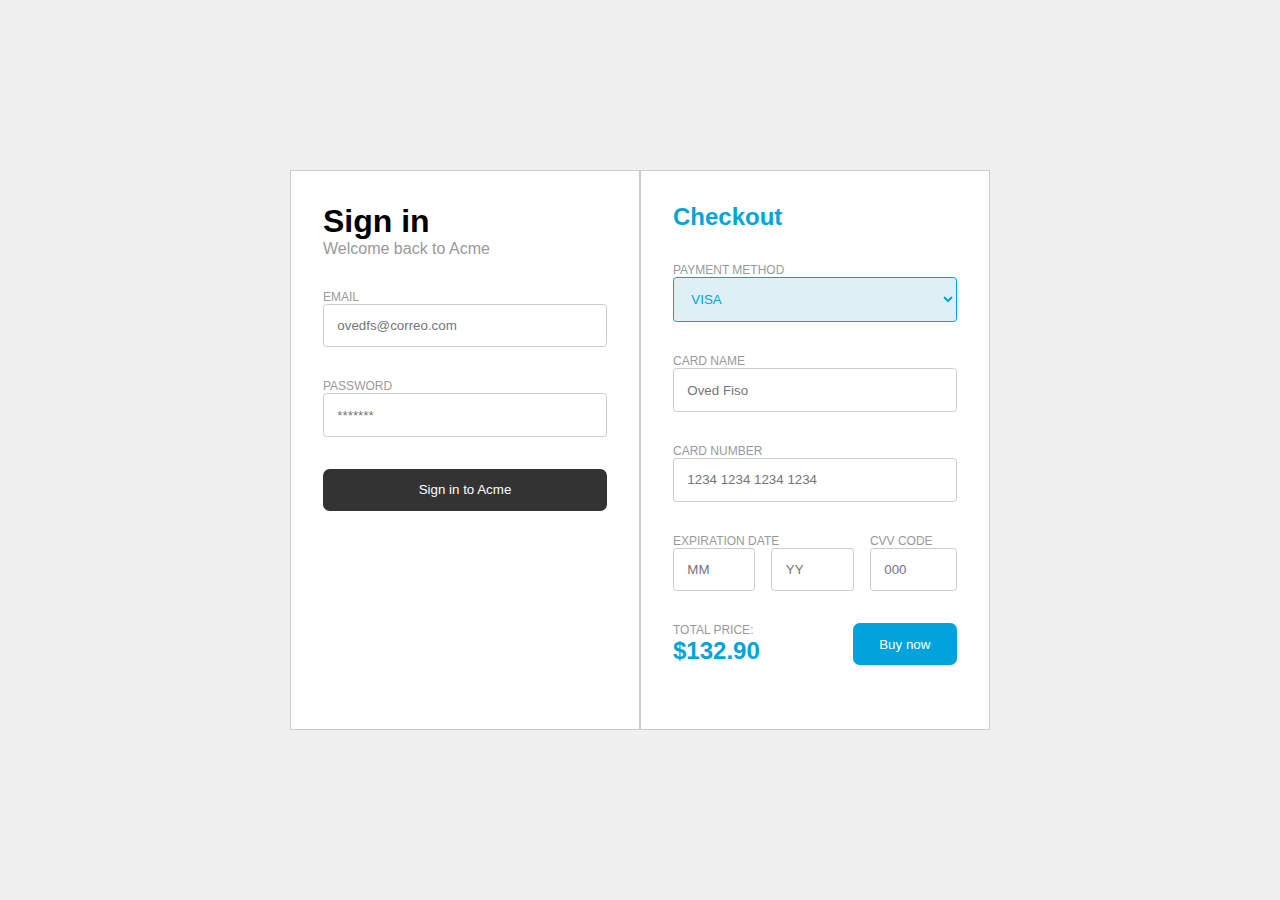
<file: index.html>
<!DOCTYPE html>
<html lang="es">
<head>
  <meta charset="UTF-8">
  <meta http-equiv="X-UA-Compatible" content="IE=edge">
  <meta name="viewport" content="width=device-width, initial-scale=1.0">
  <title>Forms</title>
  <link rel="stylesheet" href="./app.css">
</head>
<body>
  <div class="page">
    <section class="forms">
      <article class="form form-login">
        <header>
          <h2>Sign in</h2>
          <p>Welcome back to Acme</p>
        </header>
        <form>
          <div class="form-control">
            <label for="email">Email</label>
            <input type="email" name="email" id="email" placeholder="ovedfs@correo.com">
          </div>
          <div class="form-control">
            <label for="password">Password</label>
            <input type="password" name="password" id="password" placeholder="*******">
          </div>
          <div class="form-control">
            <button class="btn btn-login">Sign in to Acme</button>
          </div>
        </form>
      </article>
      <article class="form form-payment">
        <header>
          <h3>Checkout</h3>
        </header>
        <form>
          <div class="form-control">
            <label for="card-type">Payment method</label>
            <select name="card-type" id="card-type">
              <option value="1">VISA</option>
              <option value="2">MASTER CARD</option>
              <option value="3">OTRO</option>
            </select>
          </div>
          <div class="form-control">
            <label for="card-name">Card name</label>
            <input type="text" name="card-name" id="card-name" placeholder="Oved Fiso">
          </div>
          <div class="form-control">
            <label for="card-number">Card number</label>
            <input type="text" name="card-number" id="card-number" placeholder="1234 1234 1234 1234">
          </div>
          <div class="form-control card-data">
            <div class="card-date">
              <label for="date-expiration">Expiration date</label>
              <div>
                <input type="text" name="date-month" id="date-month" placeholder="MM">
                <input type="text" name="date-year" id="date-year" placeholder="YY">
              </div>
            </div>
            <div class="card-code">
              <label for="code">CVV Code</label>
              <input type="text" name="code" id="code" placeholder="000">
            </div>
          </div>
          <div class="form-control card-total">
            <div class="card-price">
              <label for="price">Total price:</label>
              <span>$132.90</span>
            </div>
            <div class="card-button">
              <button class="btn btn-buy">Buy now</button>
            </div>
          </div>
        </form>
      </article>
    </section>
  </div>
</body>
</html>
</file>
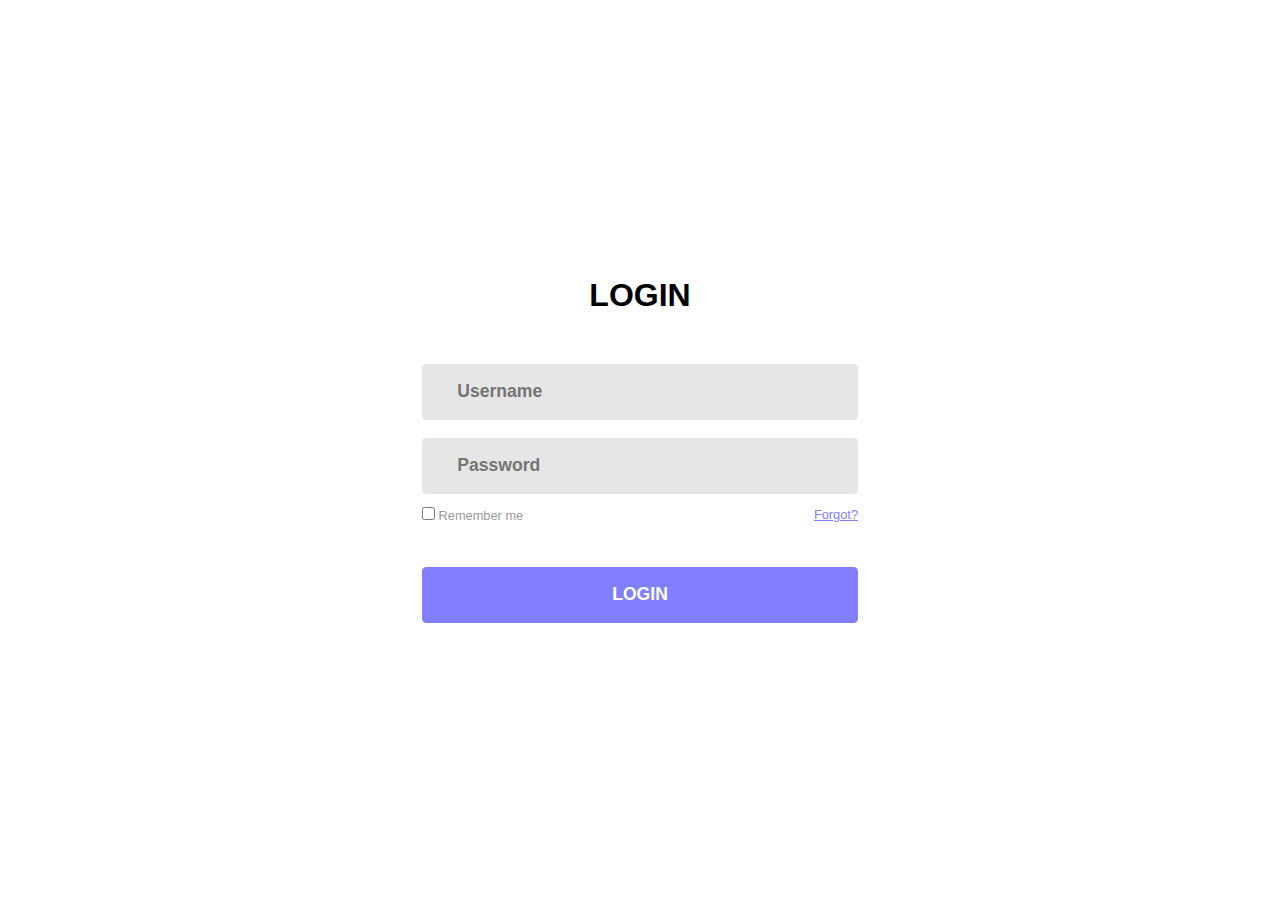
<file: Camy/index.html>
<!DOCTYPE html>
<html lang="en">
<head>
    <meta charset="UTF-8">
    <meta http-equiv="X-UA-Compatible" content="IE=edge">
    <meta name="viewport" content="width=device-width, initial-scale=1.0">
    <title>Form</title>
    <link rel="stylesheet" href="./app.css">
</head>
<body>
    <article>
        <header>
            <h1>Login</h1>
        </header>
        <form>
            <input type="text" placeholder="Username">
            <input type="password" placeholder="Password">

            <div class="form-control">
                <label for="remember">
                    <input type="checkbox" name="remember" id="remember">
                    <span>Remember me</span>
                </label>

                <a href="#">Forgot?</a>
            </div>

            <button>Login</button>
        </form>
    </article>
</body>
</html>
</file>
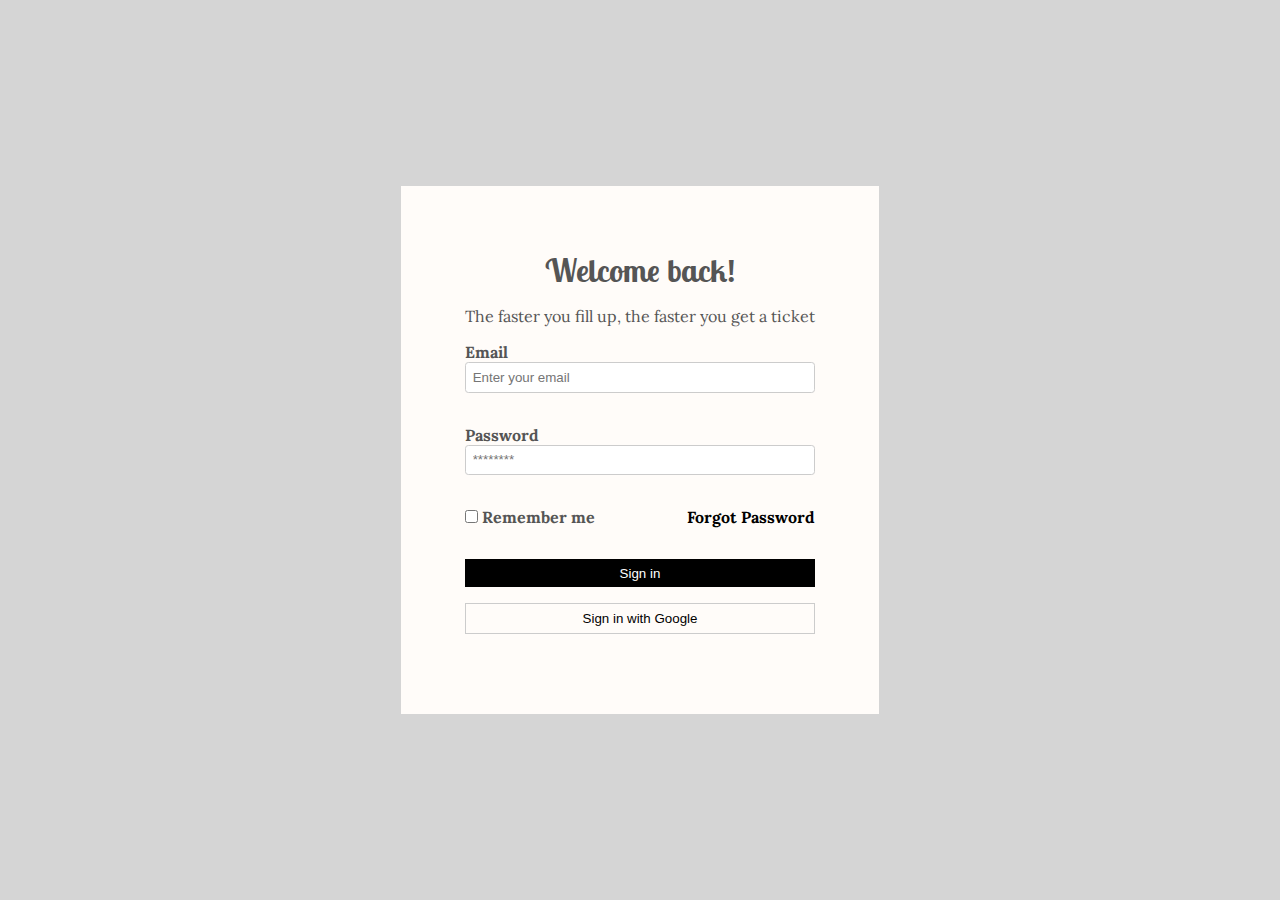
<file: Kary/index.html>
<!DOCTYPE html>
<html lang="en">
<head>
    <meta charset="UTF-8">
    <meta http-equiv="X-UA-Compatible" content="IE=edge">
    <meta name="viewport" content="width=device-width, initial-scale=1.0">
    <title>Login form</title>
    <link rel="stylesheet" href="https://cdnjs.cloudflare.com/ajax/libs/font-awesome/6.3.0/css/all.min.css" integrity="sha512-SzlrxWUlpfuzQ+pcUCosxcglQRNAq/DZjVsC0lE40xsADsfeQoEypE+enwcOiGjk/bSuGGKHEyjSoQ1zVisanQ==" crossorigin="anonymous" referrerpolicy="no-referrer" />
    <link rel="stylesheet" href="app.css">
</head>
<body>
    <section class="login-card">
        <header>
            <h1>Welcome back!</h1>
            <p>The faster you fill up, the faster you get a ticket</p>
        </header>

        <form>
            <div class="form-group">
                <label for="email">Email</label>
                <input type="email" name="email" id="email"
                placeholder="Enter your email" required>
            </div>

            <div class="form-group">
                <label for="password">Password</label>
                <input type="password" name="password" id="password"
                placeholder="********" required>
            </div>

            <div class="form-group links">
                <label for="rememberme">
                    <input type="checkbox" name="rememberme" id="rememberme"> Remember me 
                </label>

                <a href="#">Forgot Password</a>
            </div>

            <div class="form-group buttons">
                <button class="btn-signin">Sign in</button>
                <button class="btn-signin-google">
                    <i class="fa-brands fa-google"></i>
                    Sign in with Google
                </button>
            </div>
        </form>
    </section>
</body>
</html>
</file>
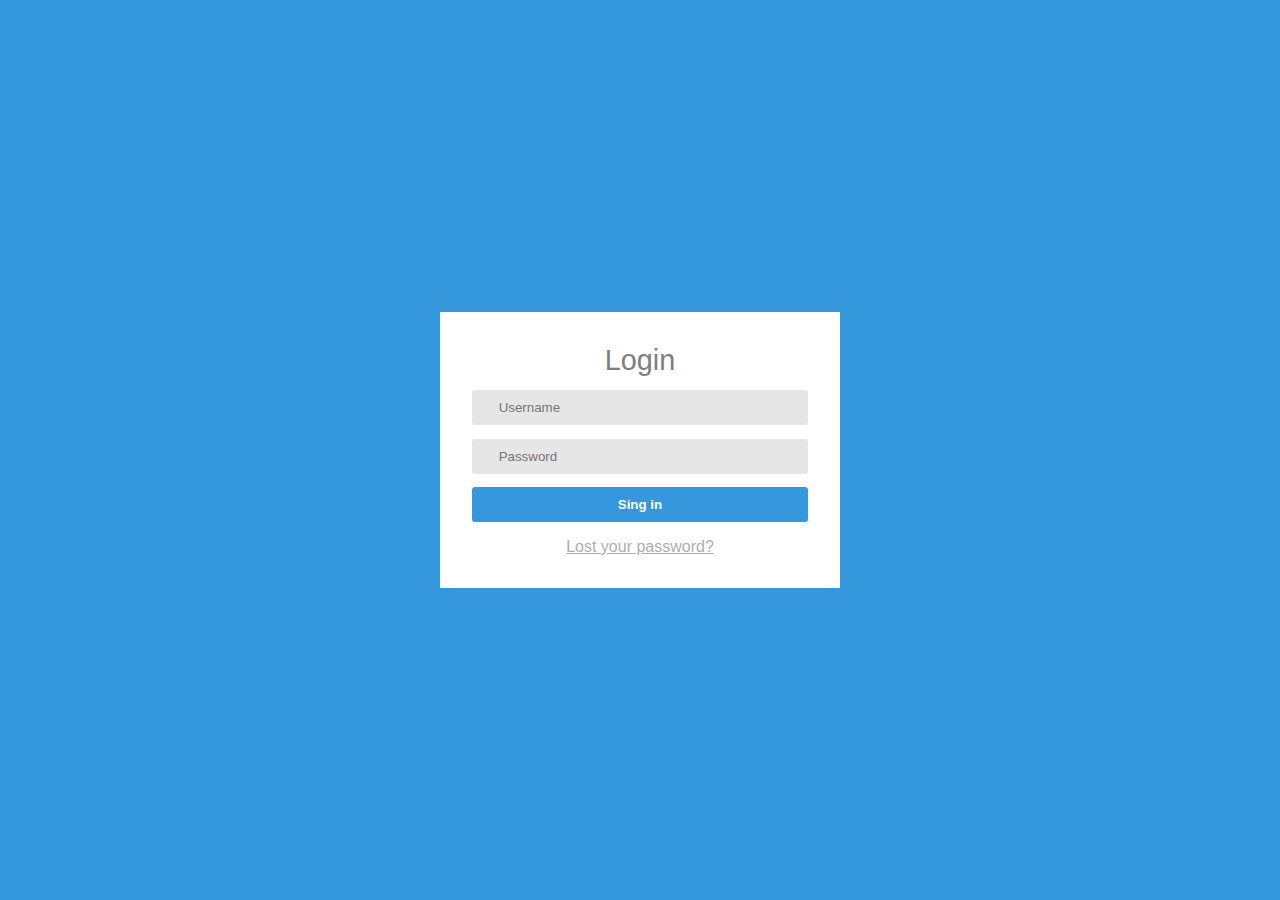
<file: Santy/index.html>
<!DOCTYPE html>
<html lang="en">
<head>
    <meta charset="UTF-8">
    <meta http-equiv="X-UA-Compatible" content="IE=edge">
    <meta name="viewport" content="width=device-width, initial-scale=1.0">
    <title>Form</title>
    <link rel="stylesheet" href="./app.css">
</head>
<body>
    <article>
        <header>
            <h1>Login</h1>
        </header>
        <form>
            <input type="text" placeholder="Username">
            <input type="password" placeholder="Password">

            <button>Sing in</button>
            
            <a href="#">Lost your password?</a>
        </form>
    </article>
</body>
</html>
</file>
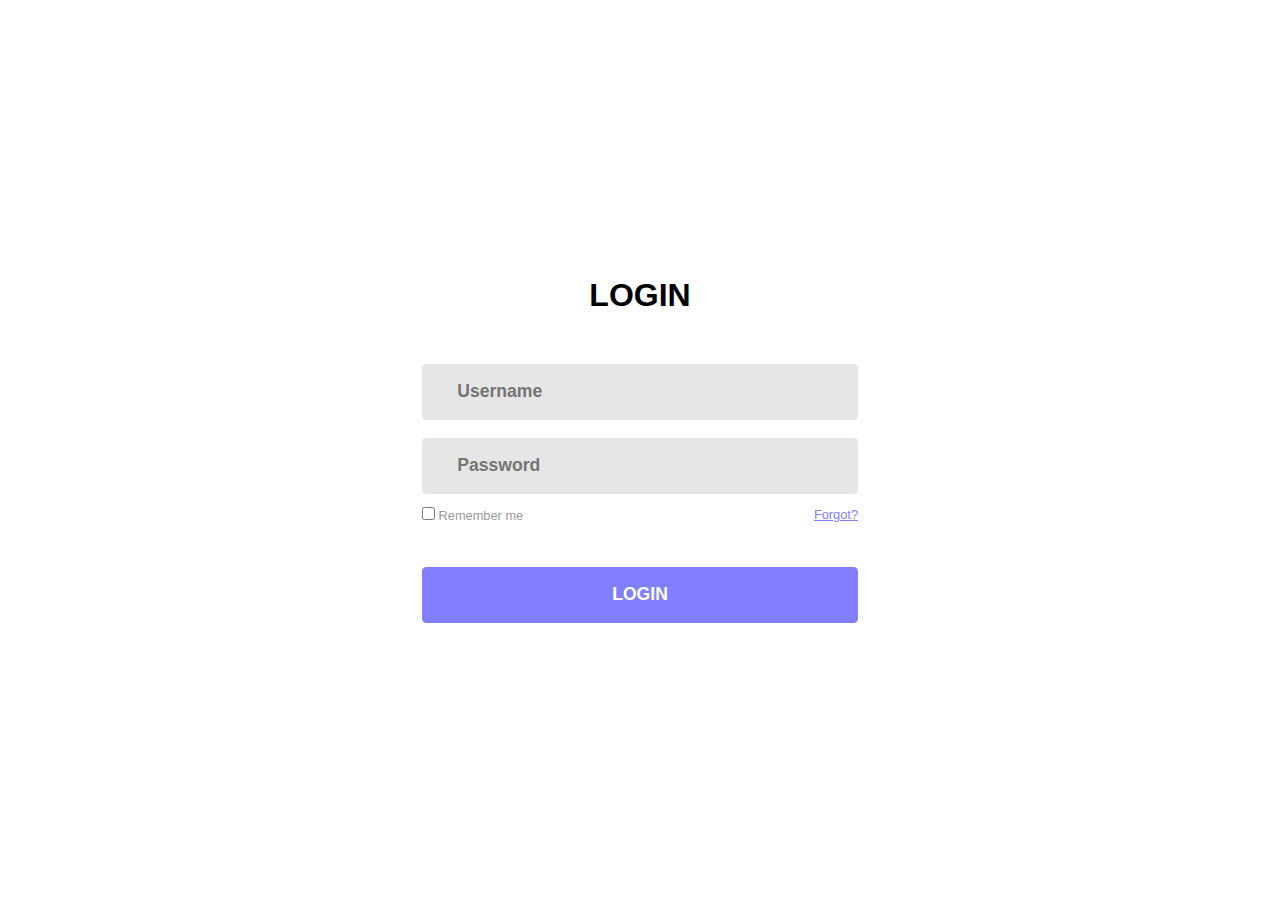
<file: index2.html>
<!DOCTYPE html>
<html lang="en">
<head>
    <meta charset="UTF-8">
    <meta http-equiv="X-UA-Compatible" content="IE=edge">
    <meta name="viewport" content="width=device-width, initial-scale=1.0">
    <title>Form</title>
    <link rel="stylesheet" href="./app2.css">
</head>
<body>
    <article>
        <header>
            <h1>Login</h1>
        </header>
        <form>
            <input type="text" placeholder="Username">
            <input type="password" placeholder="Password">

            <div class="form-control">
                <label for="remember">
                    <input type="checkbox" name="remember" id="remember">
                    <span>Remember me</span>
                </label>

                <a href="#">Forgot?</a>
            </div>

            <button>Login</button>
        </form>
    </article>
</body>
</html>
</file>
<file: app.css>
* {
  margin: 0;
  padding: 0;
  box-sizing: border-box;
}

body {
  background-color: #f0f0f0;
  font-family: Arial;
  display: flex;
  justify-content: center;
  align-items: center;
  height: 100vh;
}

section.forms {
  display: flex;
}

article.form {
  border: 1px solid #ccc;
  background-color: white;
  padding: 2em;
  width: 350px;
}

.form-control {
  margin: 2em 0;
  /* border: 1px solid red; */
}

label, input, select {
  display: block;
}

input, select {
  padding: 1em;
  border: 1px solid #ccc;
  border-radius: 0.25em;
  width: 100%;
}

label {
  color: #999;
  text-transform: uppercase;
  font-size: 12px;
}

.form-login h2 {
  font-size: 2em;
}

.form-login p {
  color: #999;
}

.btn {
  border: none;
  padding: 1em 2em;
  width: 100%;
  color: white;
  background-color: #333;
  border-radius: 0.5em;
}

.form-payment h3 {
  color: #00a3da;
  font-size: 1.5em;
}

.form-payment select {
  background-color: #def0f5;
  color: #00a3da;
  border-color: #00a3da;
}

.card-data {
  display: flex;
  gap: 1em;
}

.card-date div {
  display: flex;
  gap: 1em;
}

.card-total {
  display: flex;
  justify-content: space-between;
}

.card-price span {
  color: #00a3da;
  font-size: 1.5em;
  font-weight: bold;
}

.btn-buy {
  background-color: #00a3da;
}
</file>
<file: Camy/app.css>
* {
    margin: 0;
    padding: 0;
    box-sizing: border-box;
}

body {
    display: flex;
    justify-content: center;
    align-items: center;
    height: 100vh;
    font-family: sans-serif;
}

article {
    background-color: white;
    width: 500px;
    text-align: center;
    padding: 2em;
}

h1 {
    text-transform: uppercase;
    font-size: 2em;
    margin-bottom: 1em;
}

input[type=text], input[type=password] {
    background-color: #e6e6e6;
    border: none;
    padding: 1em 2em;
    margin-top: 1em;
    border-radius: 0.25em;
    font-weight: bold;
    width: 100%;
    font-size: 1.1em;
}

.form-control {
    display: flex;
    justify-content: space-between;
    align-items: center;
    margin-top: 1em;
    font-size: 0.8em;
    color: #999;
}

.form-control a {
    color: #827ffe;
}

button {
    background-color: #827ffe;
    color: white;
    text-transform: uppercase;
    width: 100%;
    border: none;
    padding: 1em;
    margin-top: 2.5em;
    border-radius: 0.25em;
    font-weight: bold;
    font-size: 1.1em;
    cursor: pointer;
    transition: 0.3s;
}

button:hover {
    background-color: #3e3d60;
}
</file>
<file: Kary/app.css>
@import url('https://fonts.googleapis.com/css2?family=Lobster+Two:wght@400;700&family=Lora:wght@400;600;700&display=swap');

* {
    margin: 0;
    padding: 0;
    box-sizing: border-box;
}

body {
    background-color: #d5d5d5;
    display: flex;
    justify-content: center;
    align-items: center;
    height: 100vh;
    font-family: 'Lora', serif;
    color: #555;
}

h1 {
    font-family: 'Lobster Two', cursive;
    font-size: 2em;
    text-align: center;
    margin-bottom: 0.5em;
}

.login-card {
    background-color:#fffcf9;
    padding: 4em;
}

.form-group {
    /* border: 1px solid purple; */
    padding: 1em 0;
}

input[type=email],
input[type=password] {
    display: block;
    width: 100%;
    border: 1px solid #ccc;
    padding: 0.5em;
    border-radius: 0.25em;
}

label {
    font-weight: bold;
}

.links {
    display: flex;
    justify-content: space-between;
}

.links a {
    text-decoration: none;
    color: black;
    font-weight: bold;
}

.buttons {
    display: flex;
    flex-direction: column;
    gap: 1em;
}

button {
    padding: 0.5em 0;
    border: none;
}

.btn-signin {
    background-color: black;
    color: white;
}

.btn-signin-google {
    background-color: inherit;
    border: 1px solid #ccc;
}
</file>
<file: Santy/app.css>
* {
    margin: 0;
    padding: 0;
    box-sizing: border-box;
}

body {
    background-color: #3598dc;
    display: flex;
    justify-content: center;
    align-items: center;
    height: 100vh;
    font-family: sans-serif;
}

article {
    background-color: #fff;
    width: 400px;
    text-align: center;
    padding: 2em;
}

h1 {
    font-size: 1.8em;
    color: #7e7e7e;
    font-weight: lighter;
}

input {
    background-color: #e6e6e6;
    border: none;
    width: 100%;
    padding: 0.75em 2em;
    margin-top: 1em;
    border-radius: 0.25em;
}

button { 
    background-color: #3598dc;
    color: white;
    width: 100%;
    border: none;
    padding: 0.75em 2em;
    margin-top: 1em;
    border-radius: 0.25em;
    font-weight: bold;
}

a {
    color: #b2acac;
    margin-top: 1em;
    display: inline-block;
}
</file>
<file: app2.css>
* {
    margin: 0;
    padding: 0;
    box-sizing: border-box;
}

body {
    display: flex;
    justify-content: center;
    align-items: center;
    height: 100vh;
    font-family: sans-serif;
}

article {
    background-color: white;
    width: 500px;
    text-align: center;
    padding: 2em;
}

h1 {
    text-transform: uppercase;
    font-size: 2em;
    margin-bottom: 1em;
}

input[type=text], input[type=password] {
    background-color: #e6e6e6;
    border: none;
    padding: 1em 2em;
    margin-top: 1em;
    border-radius: 0.25em;
    font-weight: bold;
    width: 100%;
    font-size: 1.1em;
}

.form-control {
    display: flex;
    justify-content: space-between;
    align-items: center;
    margin-top: 1em;
    font-size: 0.8em;
    color: #999;
}

.form-control a {
    color: #827ffe;
}

button {
    background-color: #827ffe;
    color: white;
    text-transform: uppercase;
    width: 100%;
    border: none;
    padding: 1em;
    margin-top: 2.5em;
    border-radius: 0.25em;
    font-weight: bold;
    font-size: 1.1em;
    cursor: pointer;
    transition: 0.3s;
}

button:hover {
    background-color: #3e3d60;
}
</file>
